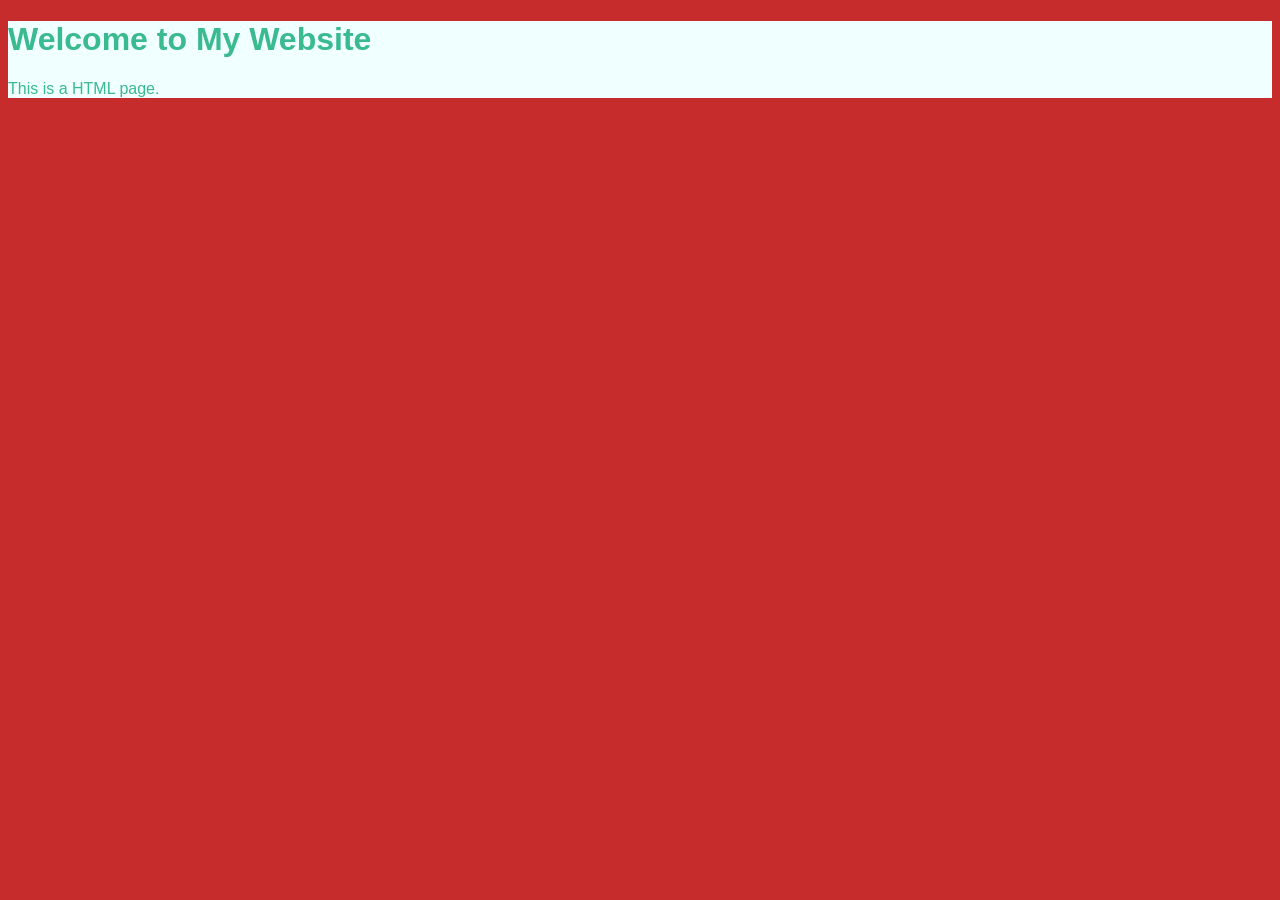
<file: html/intro-to-html/index.html>
<!DOCTYPE html>
<html lang="en">
<head>
    <meta charset="UTF-8">
    <title>My Website</title>
    <style>
        html{
            background-color: #c72c2c;
            font-family: Arial, sans-serif;
        }
        body{
            background-color: azure;
            color: #39ba8f;
        }
    </style>
</head>
<body>
    <h1>Welcome to My Website</h1>
    <p>This is a  HTML page.</p>
</body>
</html>
</file>
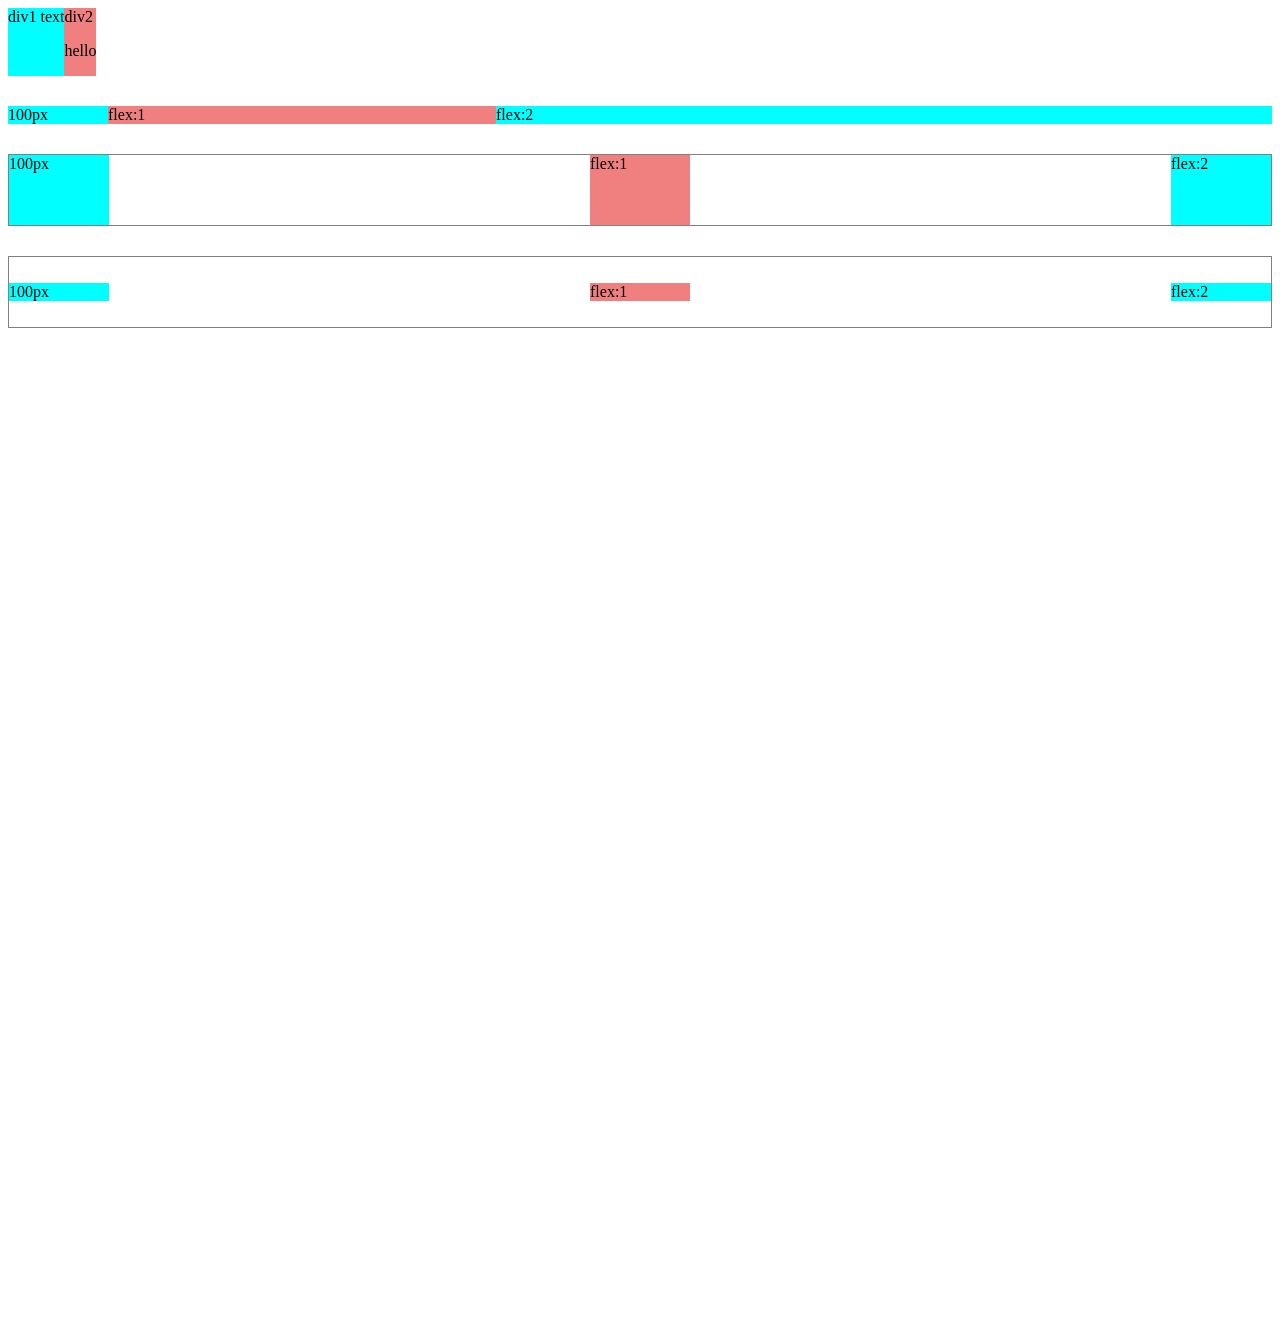
<file: html/flexbox.html>
<!DOCTYPE html>
<html>
    <head>
        <title>flexbox practice </title>
    </head>
    <body style="padding-bottom: 1000px;">
        <div style="
            display: flex;
            flex-direction: row;
            ">
            <div style="background-color: aqua;">div1 text</div>
            <div style="background-color: lightcoral;">div2 <p>hello</p></div>
        </div>
        <div style="
        margin-top: 30px;
            display: flex;
            flex-direction: row;
            ">
            <div style="background-color: aqua;
            width:100px">100px</div>
            <div style="background-color: lightcoral;flex:1">flex:1</div>
            <div style="background-color: aqua;
            flex:2">flex:2</div>
        </div>
        <div style="
        margin-top: 30px;
        height: 70px;
        border-width: 1px;
        border-style:solid;
        border-color: gray;

            display: flex;
            flex-direction: row;
            justify-content: space-between;
            ">
            <div style="background-color: aqua;
            width:100px;">100px</div>
            <div style="background-color: lightcoral;width:100px;">flex:1</div>
            <div style="background-color: aqua;
            width:100px;">flex:2</div>
        </div>

        <div style="
        margin-top: 30px;
        height: 70px;
        border-width: 1px;
        border-style:solid;
        border-color: gray;

            display: flex;
            flex-direction: row;
            justify-content: space-between;
            align-items:center ;
            ">
            <div style="background-color: aqua;
            width:100px;">100px</div>
            <div style="background-color: lightcoral;width:100px;">flex:1</div>
            <div style="background-color: aqua;
            width:100px;">flex:2</div>
        </div>



    </body>

</html>
</file>
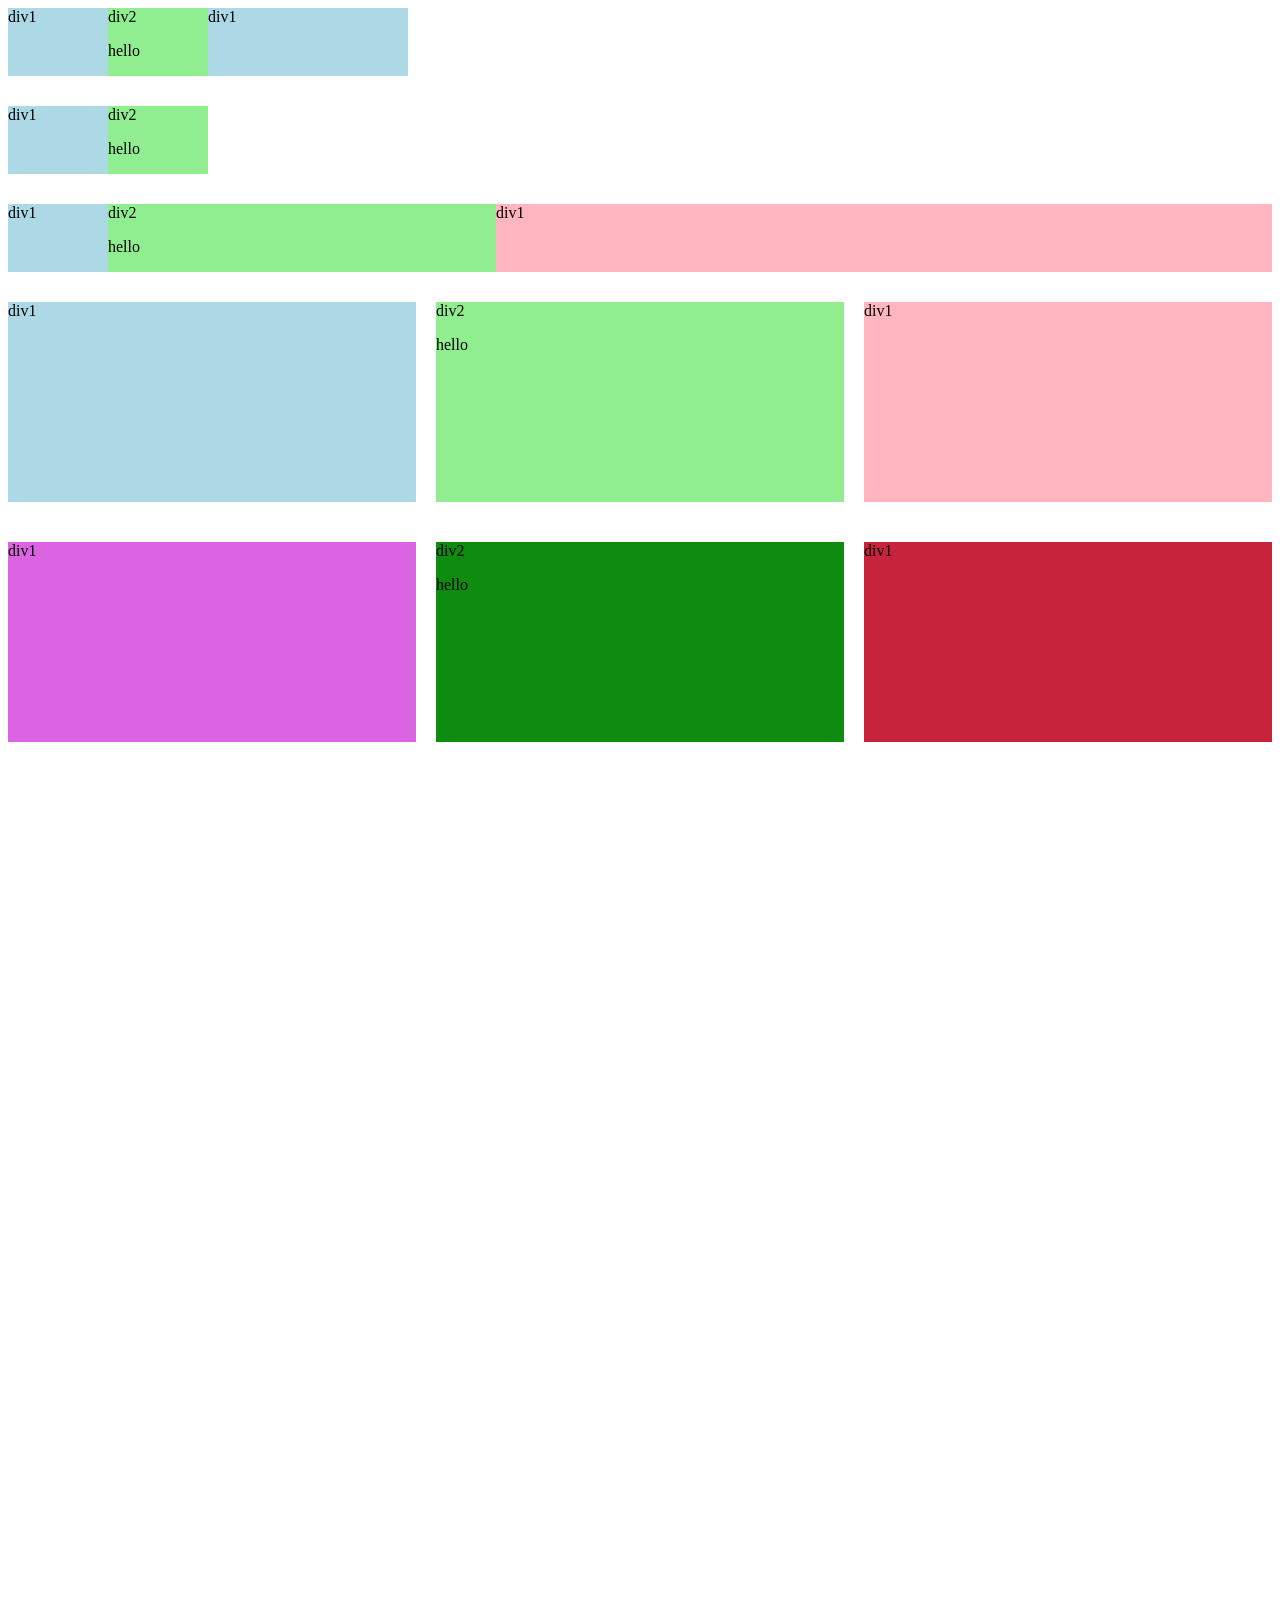
<file: html/grid.html>
<!DOCTYPE html>
<html>
    <head>
        <title>Grid practice </title>
    </head>
    <body style="padding-bottom: 1000px;">
        <div style="
        display:grid;
        grid-template-columns: 100px 100px 200px;
        ">
        <div style="background-color: lightblue;">div1</div>
        <div style="background-color: lightgreen;">div2 <p>hello</p></div>
        <div style="background-color: lightblue;">div1</div>
        </div>
        <div style="
        margin-top: 30px;
        display:grid;
        grid-template-columns: 100px 100px;
        ">
        <div style="background-color: lightblue;">div1</div>
        <div style="background-color: lightgreen;">div2 <p>hello</p></div>
        </div>
        <div style="
        margin-top: 30px;
        display:grid;
        grid-template-columns: 100px 1fr 2fr;
        ">
        <div style="background-color: lightblue;">div1</div>
        <div style="background-color: lightgreen;">div2 <p>hello</p></div>
        <div style="background-color: lightpink;">div1</div>
        </div>
        <div style="
        margin-top: 30px;
        display:grid;
        grid-template-columns: 1fr 1fr 1fr;
        column-gap: 20px;
        row-gap: 40px;
        ">
        <div style="background-color: lightblue;height: 200px;">div1</div>
        <div style="background-color: lightgreen;height: 200px">div2 <p>hello</p></div>
        <div style="background-color: lightpink;height: 200px">div1</div>
        <div style="background-color: rgb(219, 100, 227);height: 200px;">div1</div>
        <div style="background-color: rgb(15, 139, 15);height: 200px">div2 <p>hello</p></div>
        <div style="background-color: rgb(200, 35, 60);height: 200px">div1</div>
        </div>
    </body>

</html>
</file>
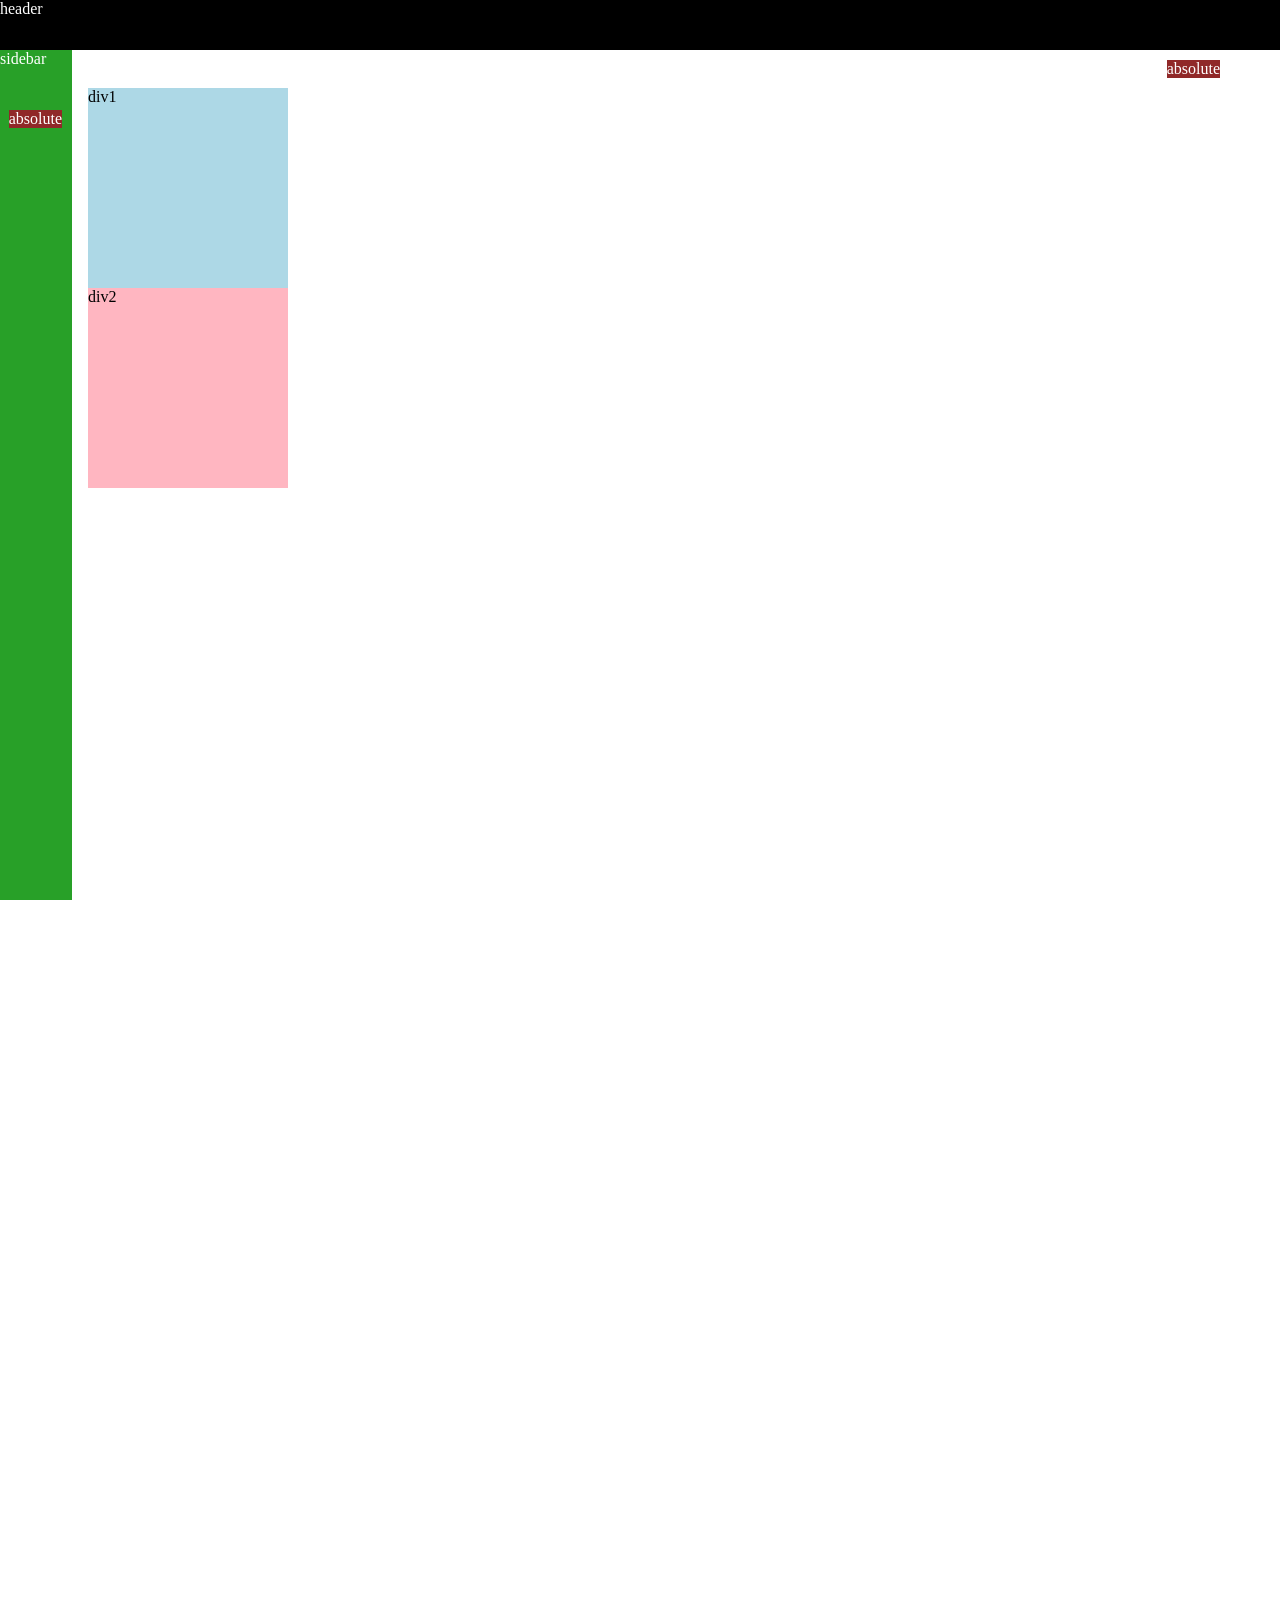
<file: html/position.html>
<!DOCTYPE html>
<html>
    <head>
        <title>position property </title>
        </head> 
    <body style="
    height:3000px;
    padding-left: 80px;
    padding-top: 80px;
    ">
        <div style="
        background-color: black;
        color:white;
        position: fixed;
        top:0px;
        left:0px;
        right: 0px;
        height: 50px;
        ">header</div>

        <div style="
        background-color: rgb(40, 160, 40);
        color:white;
        position: fixed;
        top:50px;
        left:0px;
        bottom:0px;
        width: 72px;
        ">
        sidebar <div style="
        background-color: rgb(144, 40, 40);
        position: absolute;
        top: 60px;
        right: 10px;
        color: white;

        ">
            absolute
        </div>
    </div>

        <div style="
        background-color: rgb(144, 40, 40);
        position: absolute;
        top: 60px;
        right: 60px;
        color: white;

        ">
            absolute
        </div>

        <div style="
        background-color: lightblue;
        height:200px;
        width:200px;
        position: static;
        ">div1</div>
        <div style="
        background-color: lightpink;
        height:200px;
        width:200px;
        
        ">div2</div>
        </body>
</html>
</file>
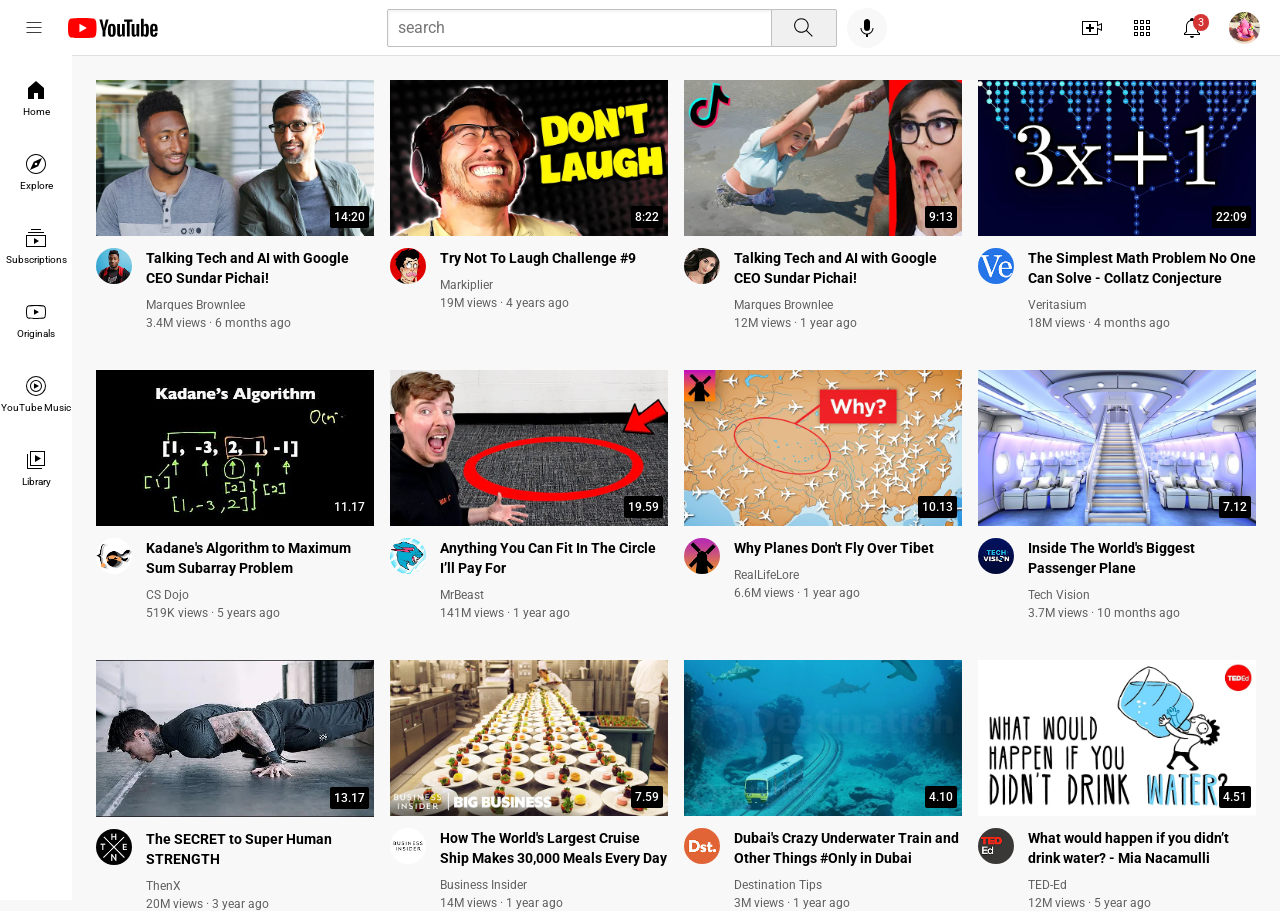
<file: html/youtube.html>
<!DOCTYPE html>
<html>
    <head>
        <title>youtube.com clone </title>
        <link rel="preconnect" href="https://fonts.googleapis.com">
        <link rel="preconnect" href="https://fonts.gstatic.com" crossorigin>
        <link href="https://fonts.googleapis.com/css2?family=Roboto+Condensed:ital,wght@0,100..900;1,100..900&family=Roboto:ital,wght@0,100..900;1,100..900&display=swap" rel="stylesheet">
        <link rel="stylesheet" href="styles/header.css">
        <link rel="stylesheet" href="styles/video.css">
        <link rel="stylesheet" href="styles/general.css">
        <link rel="stylesheet" href="styles/sidebar.css">


    </head>
    <body>
        <div class="header">
            <div class="left-section"> 
                <img class="hamburger-menu" src="channel-picture/hamburger-menu.svg" >
                <img class="youtube-logo" src="channel-picture/youtube-logo.svg" >
            </div>
            <div class="middle-section">
            <input class="search-bar" type="text" placeholder="search">
            <button class="search-button">
                <img class="search-icon" src="channel-picture/search.svg">
                <div class="tooltip">Search</div>
            </button>
            <button class="voice-search-button">
                <img class="voice-search-icon" src="channel-picture/voice-search-icon.svg">
                <div class="tooltip">Search with your voice</div>
            </button>
            </div>
            <div class="right-section">
                <div class="upload-icon-container">
                    <img class="upload-icon" src="channel-picture/upload.svg">
                    <div class="tooltip">Create</div>
                </div>
                <div class="apps-icon-container">
                    <img class="apps-icon" src="channel-picture/youtube-apps.svg">
                    <div class="tooltip">Apps</div>
                </div>
                <div class="notifications-icon-container">  
                    <img class="notifications-icon" src="channel-picture/notifications.svg">
                    <div class="tooltip">Notifications</div>
                    <div class="notification-count">3</div>
                </div>
                <div class="profile-icon-container">
                    <img class="profile-icon" src="channel-picture/dp.png">
                    <div class="tooltip">Profile</div>

                    </div>  
            </div>
        </div> 
        <div class="sidebar">
            <div class="sidebar-link">
                <img class="home-icon" src="channel-picture/home.svg">
                <span class="sidebar-link-text">Home</span>
            </div>
            <div class="sidebar-link">
                <img class="explore-icon" src="channel-picture/explore.svg">
                <span class="sidebar-link-text">Explore</span>
            </div>
            <div class="sidebar-link">
                <img class="subscriptions-icon" src="channel-picture/subscriptions.svg">
                <span class="sidebar-link-text">Subscriptions</span>
            </div>
            <div class="sidebar-link">
                <img class="originals-icon" src="channel-picture/originals.svg">
                <span class="sidebar-link-text">Originals</span>
            </div>
            <div class="sidebar-link">
                <img class="youtube-music-icon" src="channel-picture/youtube-music.svg">
                <span class="sidebar-link-text">YouTube Music</span>
            </div>
            <div class="sidebar-link">
                <img class="library-icon" src="channel-picture/library.svg">
                <span class="sidebar-link-text">Library</span>
            </div>
            
        </div>
        
        <div class="video-grid">
            <div class="video-preview">
            <div class="thumbnail-row">
                <img class="thumbnail" src="thumbnail/thumbnail-1.webp">
                <div class="video-time">14:20</div> 
                </div> 
            
            <div class="video-info-grid">
                <div class="channel-logo">
                <img  class="profile-pic" src="channel-picture/channel-1.jpeg">
                </div>
                <div class="video-info">
            
                <p class="video-title">
                    Talking Tech and AI with Google CEO Sundar Pichai!
                </p>
                <p class="video-author">
                    Marques Brownlee
                </p>
                <p class="video-stats">
                    3.4M views &#183; 6 months ago
                </p>
                </div>
            </div>
        </div>
        
        <div class="video-preview">
            <div class="thumbnail-row">
                <img class="thumbnail" src="thumbnail/thumbnail-2.webp">
                <div class="video-time">8:22</div>
                </div>
                 
            
            <div class="video-info-grid">
                <div class="channel-logo">
                <img  class="profile-pic" src="channel-picture/channel-2.jpeg">
                </div>
                <div class="video-info">
            
                <p class="video-title">
                    Try Not To Laugh Challenge #9
                </p>
                <p class="video-author">
                    Markiplier
                </p>
                <p class="video-stats">
                    19M views &#183; 4 years ago
                </p>
                </div>
            </div>
        </div>
        <div class="video-preview">
            <div class="thumbnail-row">
                <img class="thumbnail" src="thumbnail/thumbnail-3.webp">
                <div class="video-time">9:13</div>
                </div>  
            <div class="video-info-grid">
                <div class="channel-logo">
                <img  class="profile-pic" src="channel-picture/channel-3.jpeg">
                </div>
                <div class="video-info">
            
                <p class="video-title">
                    Talking Tech and AI with Google CEO Sundar Pichai!
                </p>
                <p class="video-author">
                    Marques Brownlee
                </p>
                <p class="video-stats">
                    12M views &#183; 1 year ago
                </p>
                </div>
            </div>
        </div>
        
        <div class="video-preview">
            <div class="thumbnail-row">
                <img class="thumbnail" src="thumbnail/thumbnail-4.webp">
                <div class="video-time">22:09</div>
                </div>  
            <div class="video-info-grid">
                <div class="channel-logo">
                <img  class="profile-pic" src="channel-picture/channel-4.jpeg">
                </div>
                <div class="video-info">
            
                <p class="video-title">
                    The Simplest Math Problem No One Can Solve - Collatz Conjecture
                </p>
                <p class="video-author">
                    Veritasium
                </p>
                <p class="video-stats">
                    18M views &#183; 4 months ago
                </p>
                </div>
            </div>
        </div>
        <div class="video-preview">
            <div class="thumbnail-row">
                <img class="thumbnail" src="thumbnail/thumbnail-5.webp">
                <div class="video-time">11.17</div>
                </div>  
            <div class="video-info-grid">
                <div class="channel-logo">
                <img  class="profile-pic" src="channel-picture/channel-5.jpeg">
                </div>
                <div class="video-info">
            
                <p class="video-title">
                    Kadane's Algorithm to Maximum Sum Subarray Problem
                </p>
                <p class="video-author">
                    CS Dojo
                </p>
                <p class="video-stats">
                    519K views &#183; 5 years ago
                </p>
                </div>
            </div>
        </div>
        
        <div class="video-preview">
            <div class="thumbnail-row">
                <img class="thumbnail" src="thumbnail/thumbnail-6.webp">
                <div class="video-time">19.59</div>
                </div>  
            <div class="video-info-grid">
                <div class="channel-logo">
                <img  class="profile-pic" src="channel-picture/channel-6.jpeg">
                </div>
                <div class="video-info">
            
                <p class="video-title">
                    Anything You Can Fit In The Circle I’ll Pay For
                </p>
                <p class="video-author">
                    MrBeast
                </p>
                <p class="video-stats">
                    141M views &#183; 1 year ago
                </p>
                </div>
            </div>
        </div>
        <div class="video-preview">
            <div class="thumbnail-row">
                <img class="thumbnail" src="thumbnail/thumbnail-7.webp">
                <div class="video-time">10.13</div>
                </div>  
            <div class="video-info-grid">
                <div class="channel-logo">
                <img  class="profile-pic" src="channel-picture/channel-7.jpeg">
                </div>
                <div class="video-info">
            
                <p class="video-title">
                    Why Planes Don't Fly Over Tibet
                </p>
                <p class="video-author">
                    RealLifeLore
                </p>
                <p class="video-stats">
                    6.6M views &#183; 1 year ago
                </p>
                </div>
            </div>
        </div>
        <div class="video-preview">
            <div class="thumbnail-row">
                <img class="thumbnail" src="thumbnail/thumbnail-8.webp">
                <div class="video-time">7.12</div>
                </div>  
            <div class="video-info-grid">
                <div class="channel-logo">
                <img  class="profile-pic" src="channel-picture/channel-8.jpeg">
                </div>
                <div class="video-info">
            
                <p class="video-title">
                    Inside The World's Biggest Passenger Plane
                </p>
                <p class="video-author">
                    Tech Vision
                </p>
                <p class="video-stats">
                    3.7M views &#183; 10 months ago
                </p>
                </div>
            </div>
        </div>
        <div class="video-preview">
            <div class="thumbnail-row">
                <img class="thumbnail" src="thumbnail/thumbnail-9.webp">
                <div class="video-time">13.17</div>
                </div>  
            <div class="video-info-grid">
                <div class="channel-logo">
                <img  class="profile-pic" src="channel-picture/channel-9.jpeg">
                </div>
                <div class="video-info">
            
                <p class="video-title">
                    The SECRET to Super Human STRENGTH
                </p>
                <p class="video-author">
                    ThenX
                </p>
                <p class="video-stats">
                    20M views &#183; 3 year ago
                </p>
                </div>
            </div>
        </div>
        <div class="video-preview">
            <div class="thumbnail-row">
                <img class="thumbnail" src="thumbnail/thumbnail-10.webp">
                <div class="video-time">7.59</div>
                </div>  
            <div class="video-info-grid">
                <div class="channel-logo">
                <img  class="profile-pic" src="channel-picture/channel-10.jpeg">
                </div>
                <div class="video-info">
            
                <p class="video-title">
                    How The World's Largest Cruise Ship Makes 30,000 Meals Every Day
                </p>
                <p class="video-author">
                    Business Insider
                </p>
                <p class="video-stats">
                    14M views &#183; 1 year ago
                </p>
                </div>
            </div>
        </div>
        <div class="video-preview">
            <div class="thumbnail-row">
                <img class="thumbnail" src="thumbnail/thumbnail-11.webp">
                <div class="video-time">4.10</div>
                </div>  
            <div class="video-info-grid">
                <div class="channel-logo">
                <img  class="profile-pic" src="channel-picture/channel-11.jpeg">
                </div>
                <div class="video-info">
            
                <p class="video-title">
                    Dubai's Crazy Underwater Train and Other Things #Only in Dubai
                </p>
                <p class="video-author">
                    Destination Tips
                </p>
                <p class="video-stats">
                    3M views &#183; 1 year ago
                </p>
                </div>
            </div>
        </div>
        <div class="video-preview">
            <div class="thumbnail-row">
                <img class="thumbnail" src="thumbnail/thumbnail-12.webp">
                <div class="video-time">4.51</div>
                </div>  
            <div class="video-info-grid">
                <div class="channel-logo">
                <img  class="profile-pic" src="channel-picture/channel-12.jpeg">
                </div>
                <div class="video-info">
            
                <p class="video-title">
                    What would happen if you didn’t drink water? - Mia Nacamulli

                </p>
                <p class="video-author">
                    TED-Ed
                </p>
                <p class="video-stats">
                    12M views &#183; 5 year ago
                </p>
                </div>
            </div>
        </div>
        

        </div>
        
    </body>
</html>
</file>
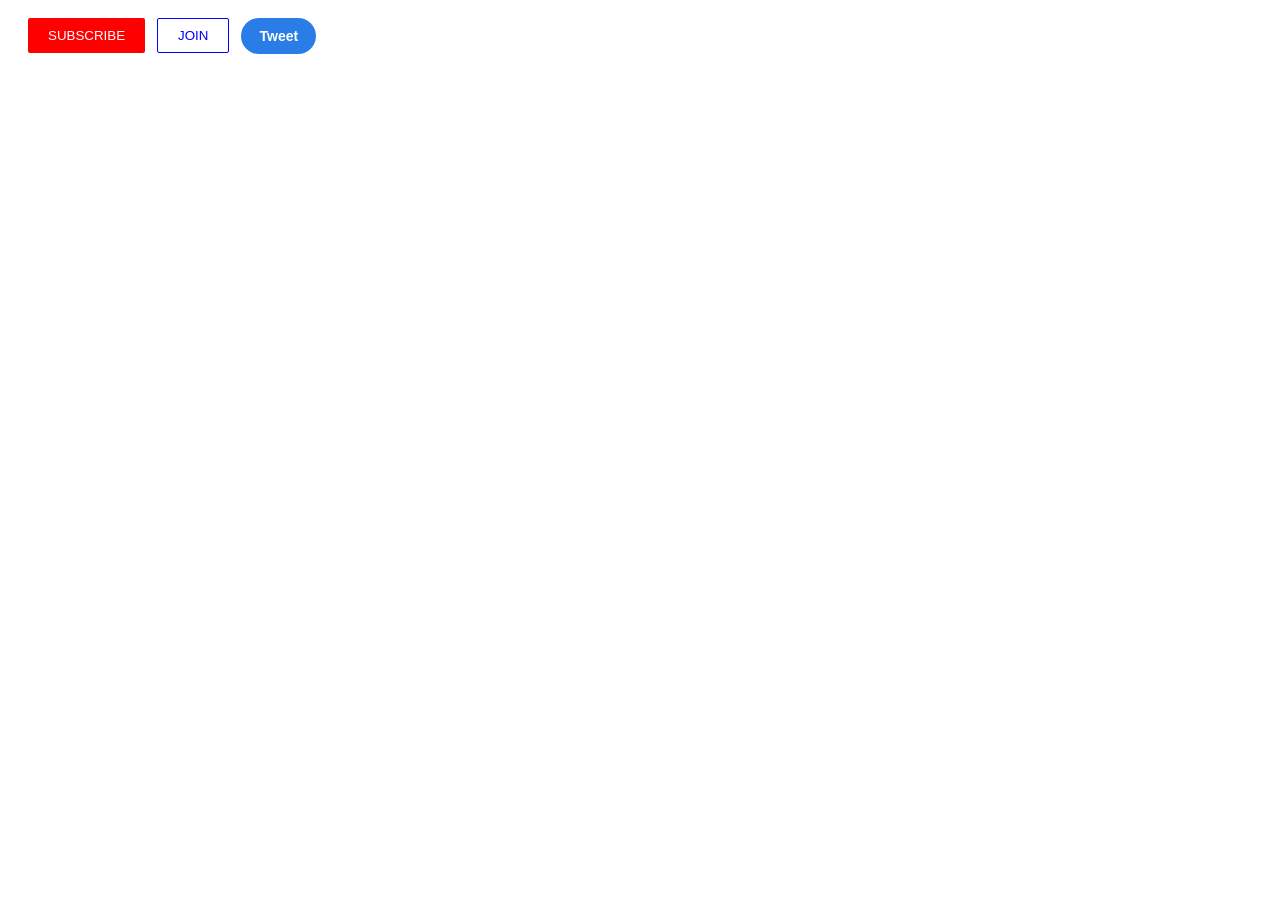
<file: html/intro-to-html/buttons.html>
<!DOCTYPE html>
<html> 
    <head>
        <title>Buttons Practice</title>
        <link rel="stylesheet" href="css/buttons.css">
    </head>
    <body>
        <button class="subscribe-button">SUBSCRIBE </button>
        <button class="join-button">JOIN </button>
        <button class="tweet-button">Tweet</button>
    </body>
</html>
</file>
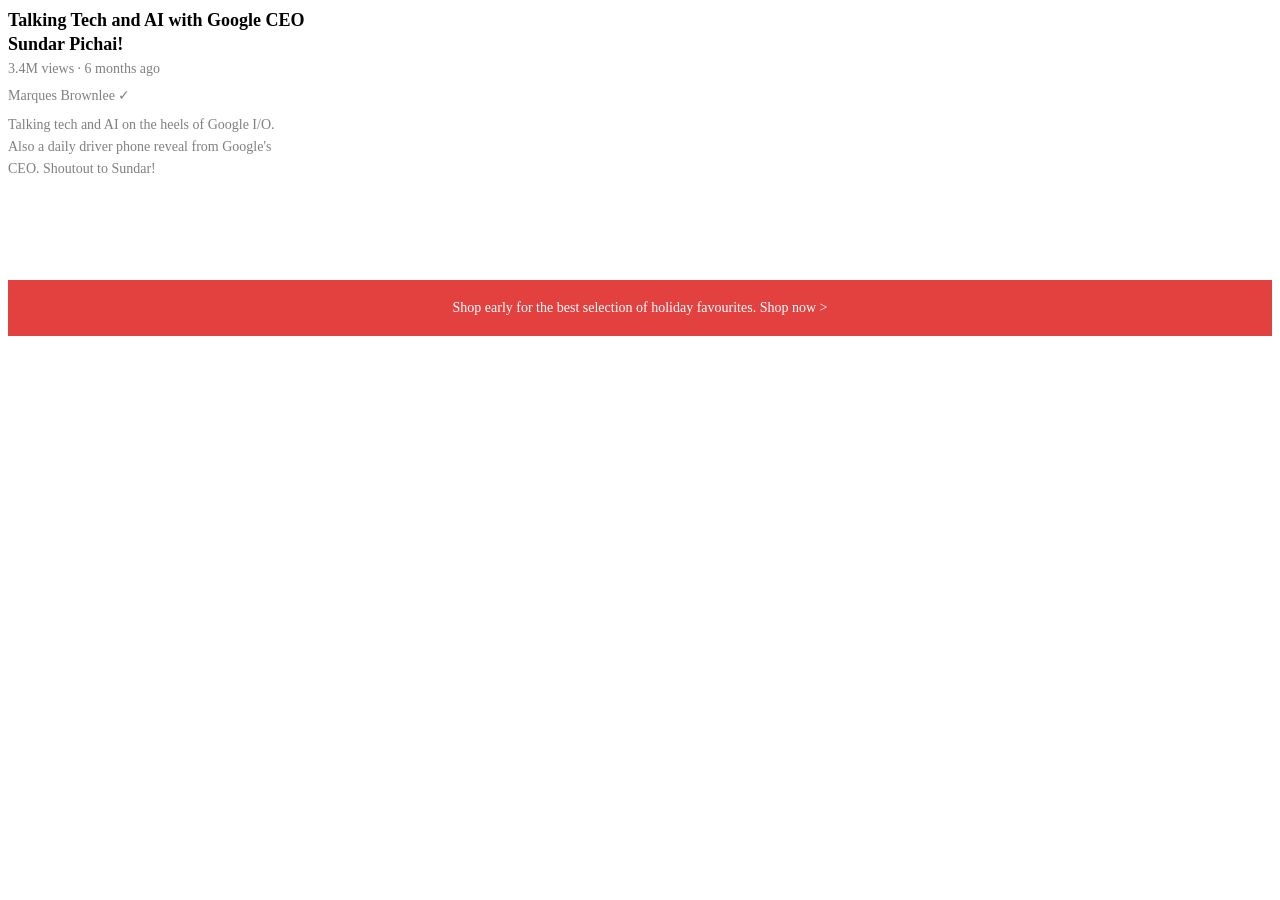
<file: html/intro-to-html/text.html>
<!DOCTYPE html>
<html>
    <head>
        <title>Text Practice</title>
        <link rel="stylesheet" href="css/text.css">
        <link rel="preconnect" href="https://fonts.googleapis.com">
        <link rel="preconnect" href="https://fonts.gstatic.com" crossorigin>
        <link href="https://fonts.googleapis.com/css2?family=Roboto+Condensed:ital,wght@0,100..900;1,100..900&display=swap" rel="stylesheet">
    </head>
    <body>
        <p class="video-title"> 
    Talking Tech and AI with Google CEO Sundar Pichai!
</p>
<p class="video-stats">
    3.4M views &#183; 6 months ago
</p>
<p class="name">
    Marques Brownlee &#x2713;
</p>
<p class="para">
    Talking tech and AI on the heels of Google I/O. Also a daily driver phone reveal from Google's CEO. Shoutout to Sundar!

</p >
<P class="para2">Shop early for the best selection of holiday favourites. <span class="shop">Shop now &#62;</span    ></P>
    </body>
</html>
</file>
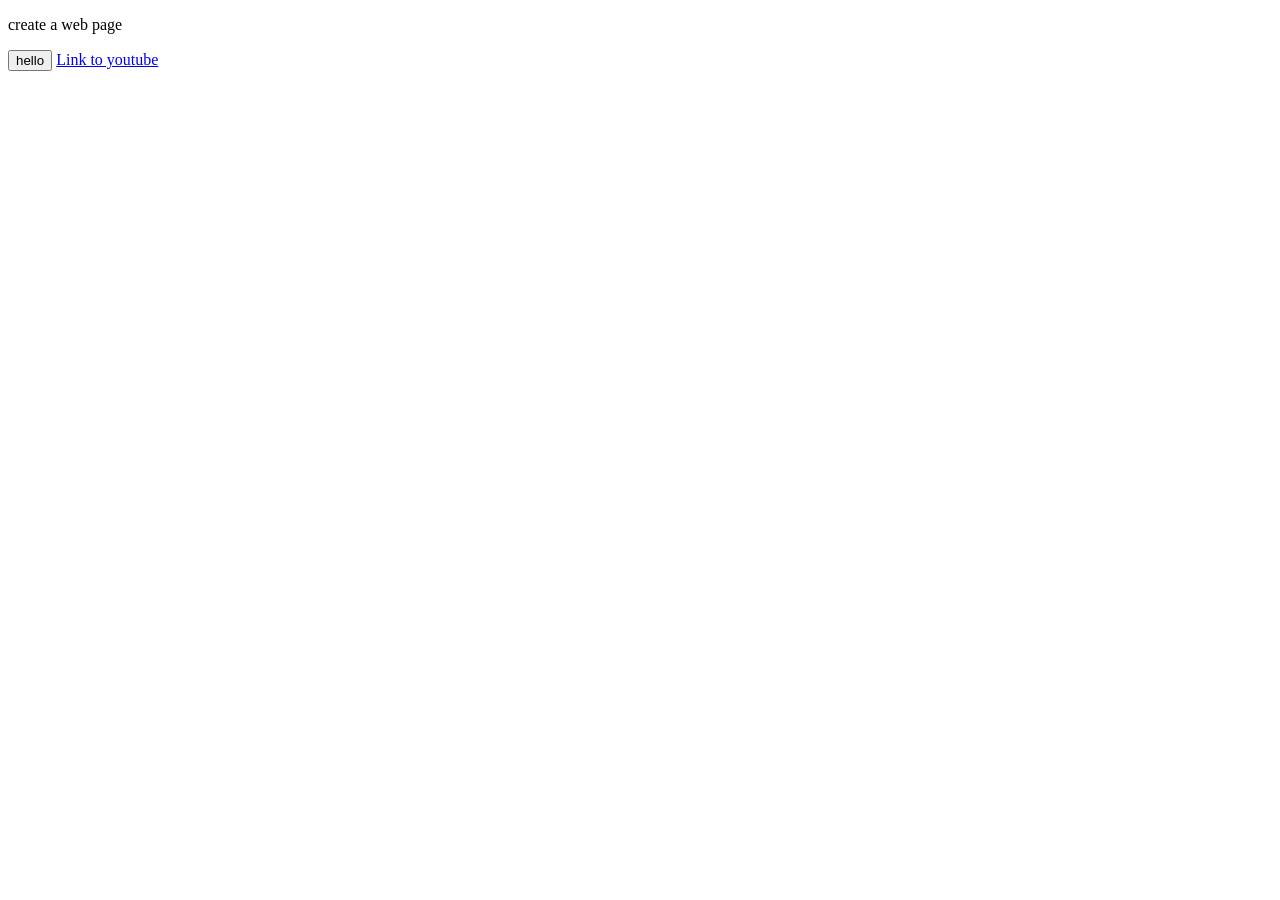
<file: html/intro-to-html/web.html>
<!DOCTYPE html>
<html>
    <head>
        <title>Web Page</title>
    </head>
    <body>
        <p>create a web page</p>
        <button>hello</button>
        <a href="https://www.youtube.com/" target="_blank">Link to youtube</a>
    </body>
</html>
</file>
<file: html/styles/header.css>
.header{
    height:55px;
    display: flex;
    align-items: row;
    justify-content: space-between;
    position:fixed;
    top:0;
    left:0;
    right:0;
    z-index: 100;
    background-color: white;
    border-bottom-width: 1px;
    border-bottom-style: solid;
    border-bottom-color: rgb(224, 224, 224);
}
.left-section{
    height: 100%;
    display: flex;
    align-items: center;
} 
.hamburger-menu{
    height: 20px;
    margin-left: 24px;
    margin-right: 24px;
    
}
.youtube-logo{
    height: 20px;
    
}
.middle-section{
    flex:1;
    height: 100%;
    margin-left:70px;
    margin-right:35px;
    max-width: 500px;
    display: flex;
    align-items: center;
}
.search-button{
    height: 38px;
    width: 66px;
    background-color: rgb(240, 240, 240);
    border-width:1px;
    border-style: solid;
    border-color: rgb(192, 192, 192);
    margin-left: -2px;
    margin-right:10px ;
    border-radius: 2px;
    
    
}
.search-button, .voice-search-button, .upload-icon-container,.apps-icon-container,.notifications-icon-container,.profile-icon-container{
    position: relative;
    display:flex;
    justify-content: center;
    align-items: center;
}

.search-button .tooltip, 
.voice-search-button .tooltip,
.upload-icon-container .tooltip,
.apps-icon-container .tooltip,
.notifications-icon-container .tooltip,
.profile-icon-container .tooltip{
    font-family: Roboto,Arial;
    position:absolute;
    background-color: gray;
    color:white;
    padding-bottom: 4px;
    padding-top: 4px;
    padding-left: 8px;
    padding-right: 8px;
    border-radius: 2px;
    font-size: 12px;
    bottom: -30px;
    opacity: 0;
    transition: opacity 0.15s;
    pointer-events: none;
    white-space: nowrap;

}
.search-button:hover .tooltip,
.voice-search-button:hover .tooltip,
.upload-icon-container:hover .tooltip,
.apps-icon-container:hover .tooltip,
.notifications-icon-container:hover .tooltip,
.profile-icon-container:hover .tooltip{
    opacity: 1;
}
.search-icon{
    height: 25px;
    
}
.voice-search-button{
    height: 40px;
    width: 40px;
    border-radius: 20px;
    border: none;
    background-color: rgb(248, 248, 248);

}
.voice-search-icon{
    height: 24px;
    
    
}

.search-bar{
    flex:1;
    height: 34px;
    padding-left: 10px;
    font-size: 16px;
    border-width:1px;
    border-style: solid;
    border-color: rgb(192, 192, 192);
    border-radius: 2px;
    box-shadow: inset 1px 2px 3px rgba(0,0,0,0.05);
    width:0;
}
.search-bar::placeholder{
    font-family: Roboto, Arial;
    font-size: 16px;
}
.right-section{
    width: 180px;
    margin-right: 20px; 
    display: flex;
    align-items: center;
    justify-content: space-between;
    flex-shrink: 0;
}   
.upload-icon{
    height: 24px;    
}
.apps-icon{
    height: 24px;
}
.notifications-icon{
    height: 24px;
}
.notifications-icon-container{
    position: relative;
}
.notification-count{
    position: absolute;
    top: -2px;
    right: -5px;
    background-color: rgb(211, 53, 53);
    color: white;
    font-family: Roboto,Arial;
    font-size: 11px;
    padding-left: 5px;
    padding-right: 5px;
    padding-top: 2px;
    padding-bottom: 2px;    
    border-radius: 10px;
    
}
.profile-icon{
    height: 32px;
    border-radius: 50%;
}
</file>
<file: html/styles/video.css>
.video-author, .video-stats{
                font-size: 12px;
                color: #606060;
                
            }
            .video-author{
                margin-bottom: 4px;
            }
            .video-info-grid{
                display: grid;
                grid-template-columns: 50px 1fr;
                }
            .video-grid{
                display:grid;
                grid-template-columns: 1fr 1fr 1fr ;
                column-gap: 16px;
                row-gap: 40px;
            
            } 
            @media (max-width: 600px){
                .video-grid{
                    grid-template-columns: 1fr 1fr;
                }
                
            }
            @media (min-width: 600px), (max-width: 900px){
                .video-grid{
                    grid-template-columns: 1fr 1fr 1fr;
                }
            }
            @media (min-width: 100px){
                .video-grid{
                    grid-template-columns: 1fr 1fr 1fr 1fr;
                }
            }
            .video-title{
                vertical-align:top;
                font-size: 14px;
                font-weight: 700;
                line-height:20px;
                margin-bottom:10px;
            }
            
            

.thumbnail{
width:100%;
display: block;               
}
.search-bar{
display:block;
}
.profile-pic{
width: 36px;
display: block;
border-radius: 50px;
}
.thumbnail-row{
margin-bottom:8px;
}
.video-time{
    font-family: Roboto,Arial;
    font-size: 12px;
    font-weight: 500;
    padding: 4px;
    border-radius: 2px;
    background-color: black;
    color:white;
    position: absolute;
    bottom: 8px;
    right: 5px;

}
.thumbnail-row{
    position: relative;
    margin-bottom: 12px;

}
</file>
<file: html/styles/general.css>
p{
    font-family: Roboto,Arial;
    margin-top: 0px;
    margin-bottom: 0px;
}
body{
    margin:0;
    padding-top:80px;
    padding-left: 96px;
    padding-right: 24px;
    background-color: rgb(248, 248, 248);
}
</file>
<file: html/styles/sidebar.css>
.sidebar{
    position: fixed;
    top: 55px;
    left: 0;                
    bottom:0;
    background-color: white;
    width: 72px;
    z-index: 200;
    padding-top: 5px;

}
.sidebar-link{
    height: 74px;
    display:flex;
    justify-content: center;
    align-items: center;
    flex-direction: column;
    cursor: pointer;

    
}
.sidebar-link:hover{
    background-color: rgb(235, 235, 235);
    
}
.sidebar-link img{
    height: 24px;
    margin-bottom: 4px;
}
.sidebar-link span{
    font-family: Roboto,Arial;
    font-size: 10px;
    
}
</file>
<file: html/intro-to-html/css/buttons.css>
.subscribe-button{
            background-color: red;
            color: white;
            border: none;
            border-radius:2px;
            cursor:pointer;
            margin-right: 8px;
            margin-left: 20px;
            margin-top: 10px;
            margin-bottom: 10px;
            transition: opacity 0.15s;
            padding-top: 10px;
            padding-bottom: 10px;
            padding-left: 20px;
            padding-right: 20px;
            vertical-align:top;
        }
        .subscribe-button:hover{
            opacity: 0.8;
        }
        .subscribe-button:active{
            opacity: 0.5;
        }
        .join-button{
            background-color: white;
            color: blue;
            border: 1px solid blue;
            border-radius:2px;
            cursor:pointer;
            margin-right: 8px;
            margin-top: 10px;
            transition: background-color 0.3s, color 0.3s, opacity 0.15s;
            padding-top: 9px;
            padding-bottom: 9px;
            padding-left: 20px;
            padding-right: 20px;
            vertical-align:top;
        }
        .join-button:hover{
            background-color: blue;
            color: white;
        }
        .join-button:active{
            opacity: 0.5;
        }
        .tweet-button{
            background-color:rgb(42, 124, 231);
            color:white;
            border: none;
            height: 36px;
            width: 75px;
            margin-top: 10px;
            border-radius:18px;
            font-weight: bold;
            font-size: 14px;
            cursor:pointer;
            vertical-align:top;
        }
        .tweet-button:hover{
            background-color:rgb(29, 161, 242);
            box-shadow: 10px 10px 10px rgba(0, 0, 0, 0.15);
        }
        .tweet-button:active{
            background-color:rgb(26, 145, 218);
            box-shadow: none;
        }
</file>
<file: html/intro-to-html/css/text.css>
p{
        font-family: Roboto;
        margin-top: 0;
        margin-bottom: 0;
        }
        .video-title {
        font-weight: bold;
        font-size: 18px;
        width:300px;
        line-height:24px;
        margin-bottom: 5px;
    }
    .video-stats{
        color: gray;
        font-size: 14px;
        margin-bottom: 10px;
        
    }
    .name{
        color: gray;
        font-size: 14px;
        margin-bottom: 10px;
        
    }
    .para{
        color: gray;
        font-size: 14px;
        width:280px;
        line-height:22px;
        margin-bottom: 100px;
        
    }
    .para2{
        color: white;
        font-size: 14px;
        margin-top:50px;
        background-color: rgb(227, 65, 64);
        background-size: 60px ;
        text-align:center;
        padding-top: 20px;
        padding-bottom: 20px;  
    }
    .shop:hover{
        text-decoration: underline;
    }
</file>
